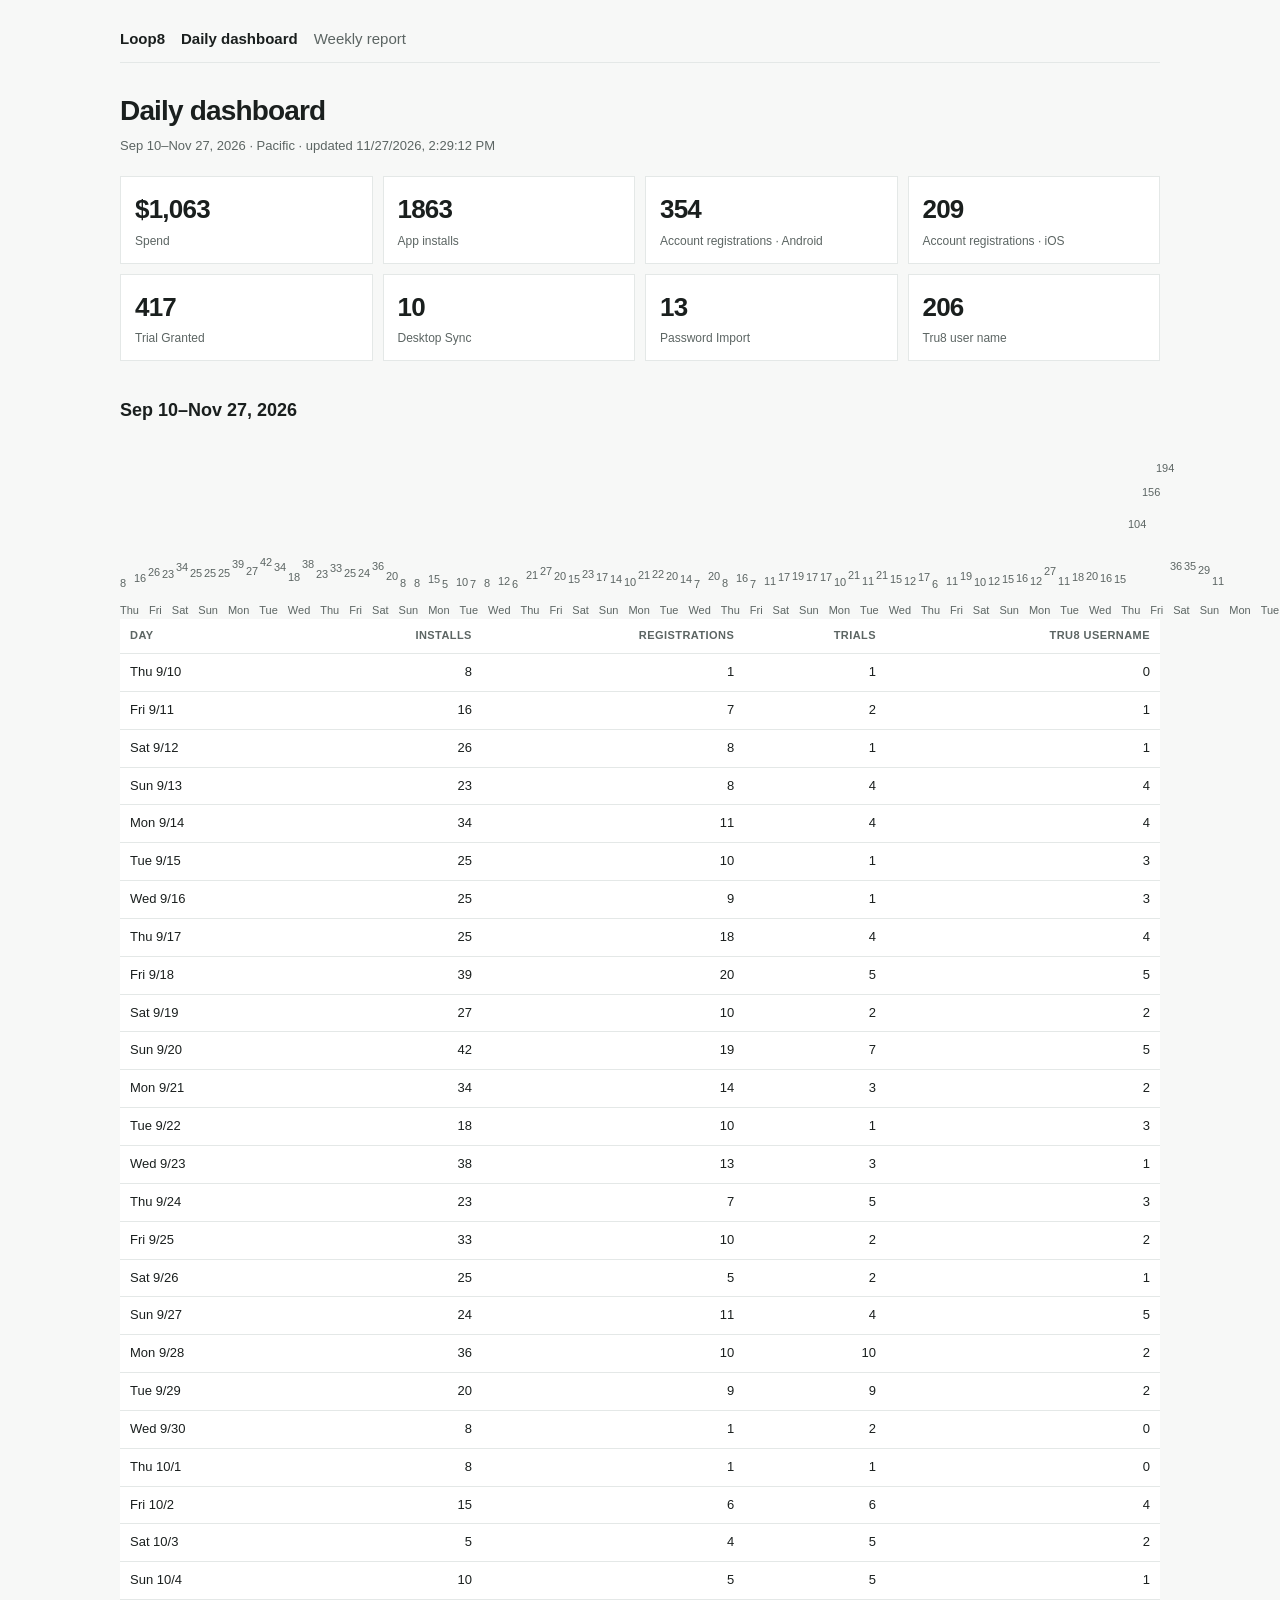
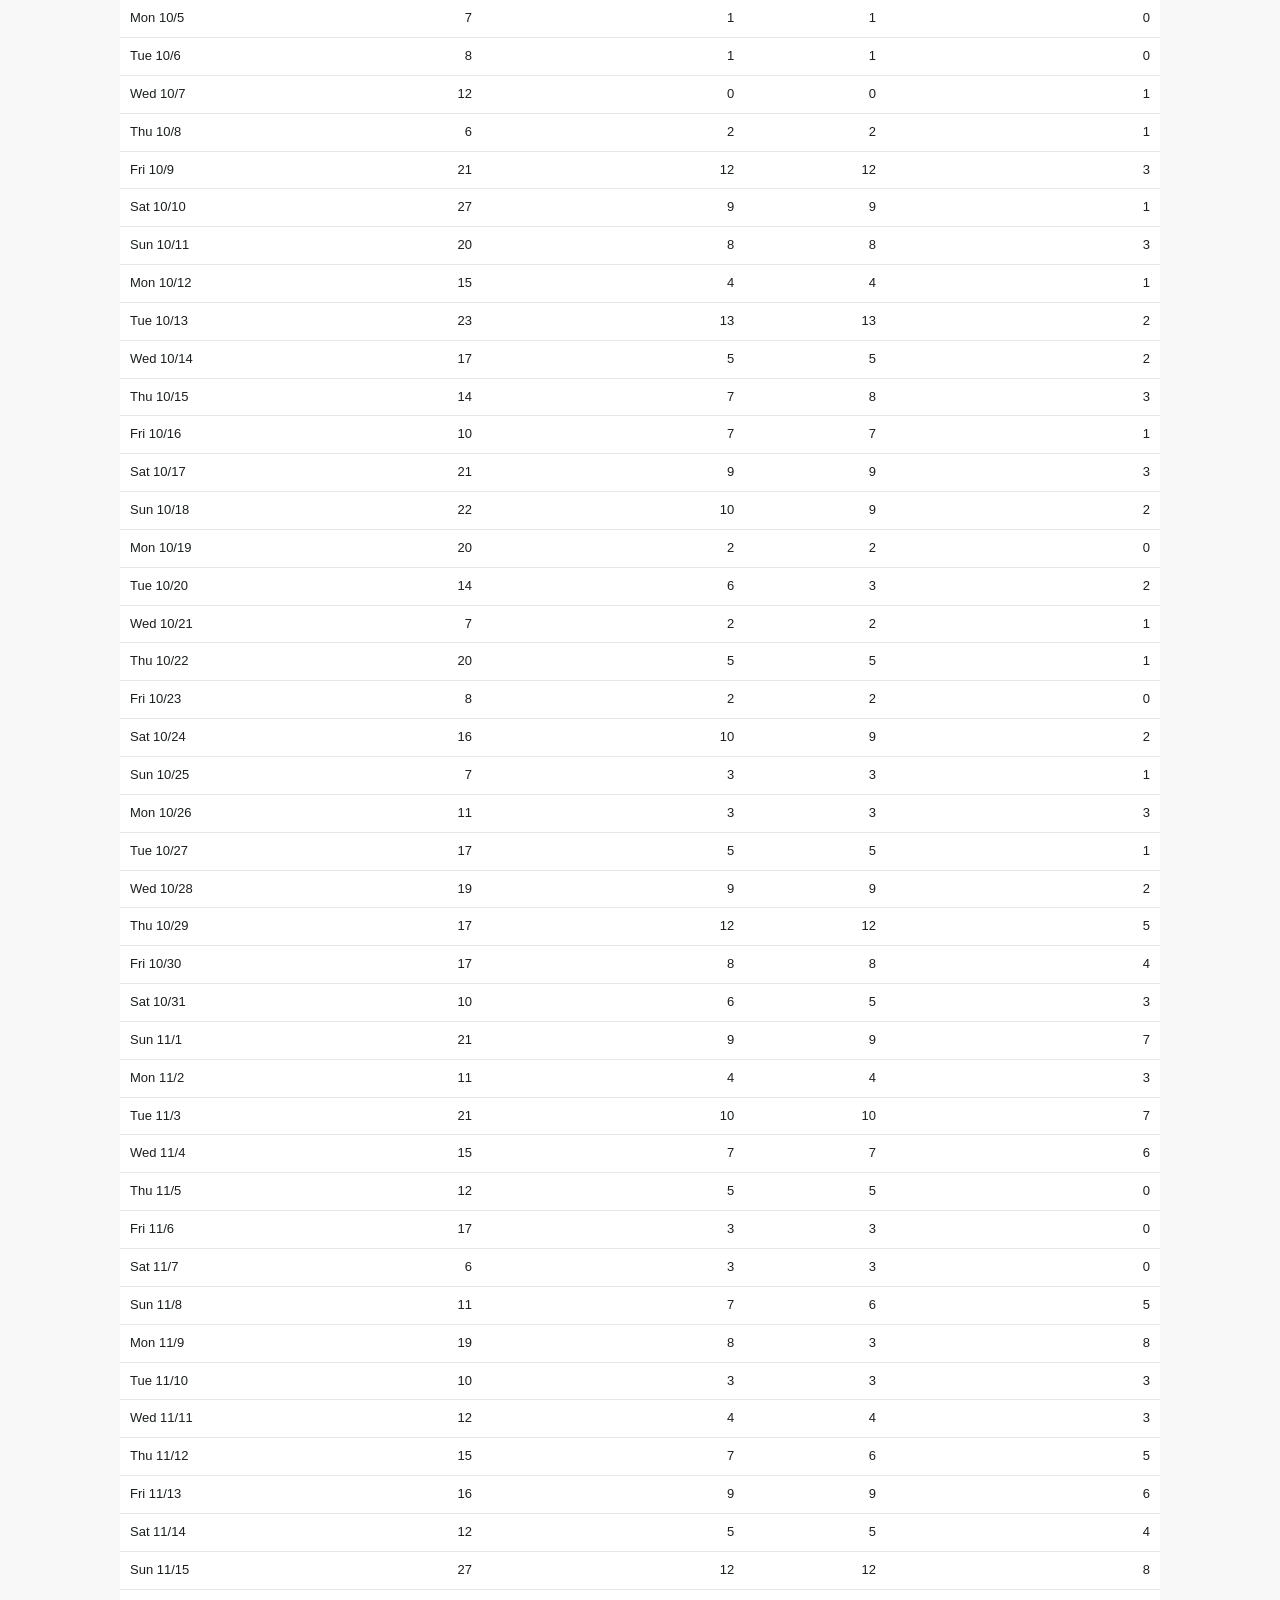
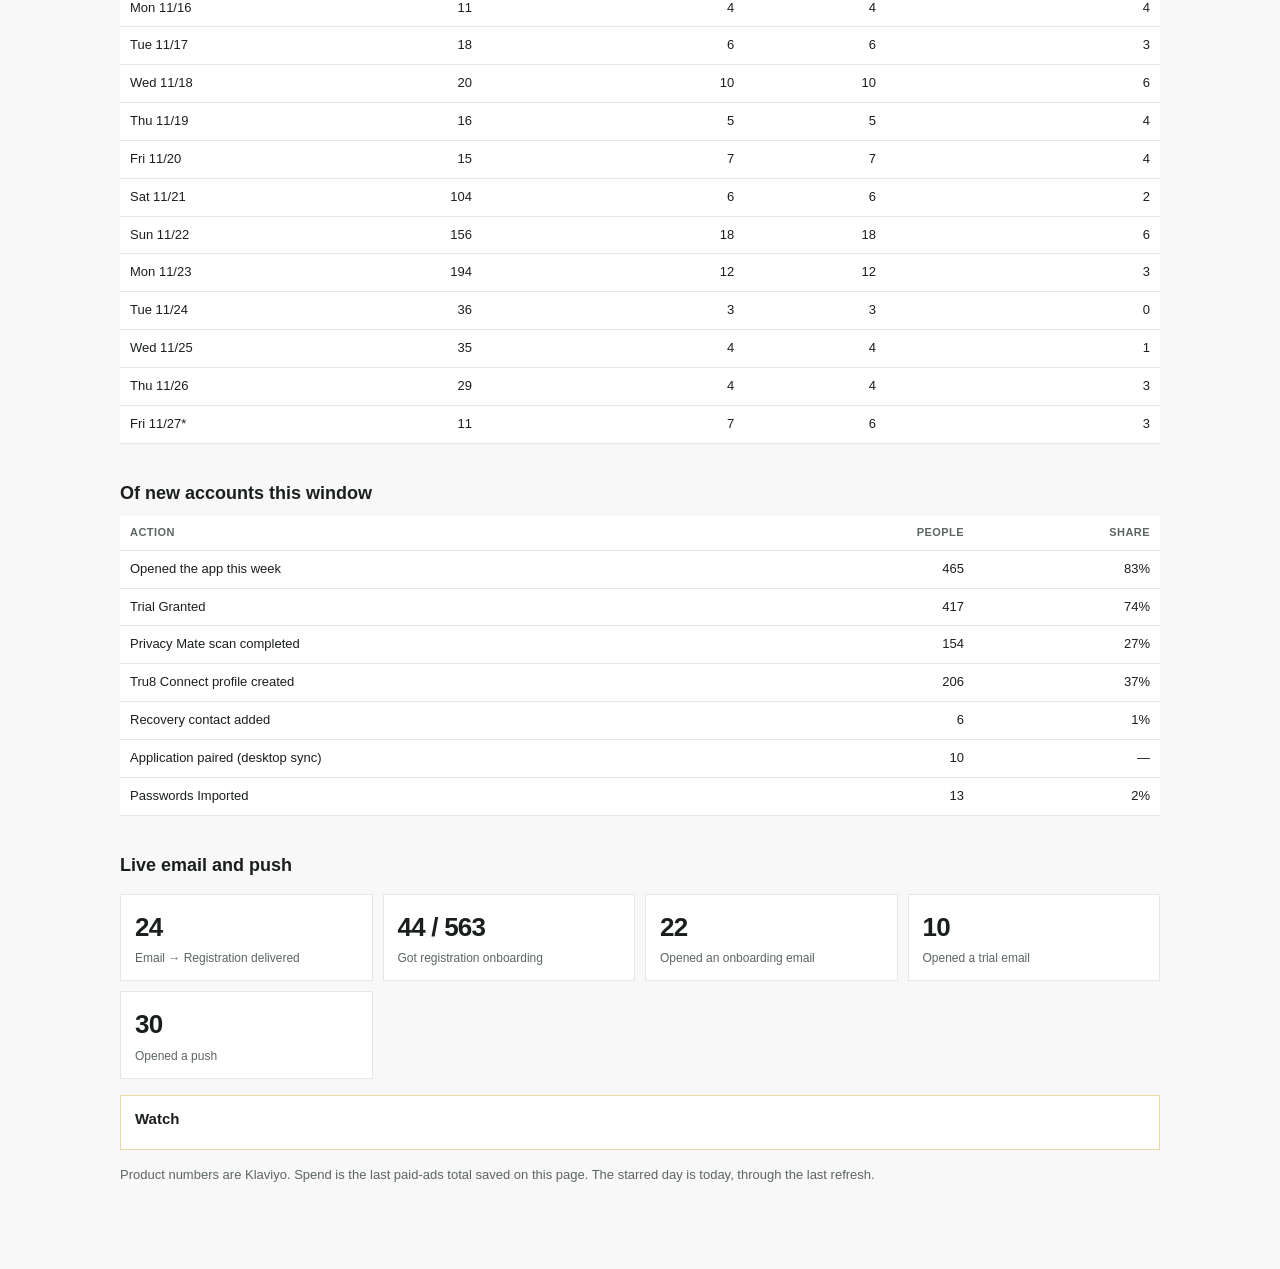
<file: index.html>
<!DOCTYPE html>
<html lang="en">
<head>
  <meta charset="utf-8" />
  <meta name="viewport" content="width=device-width, initial-scale=1" />
  <title>Loop8 · daily stats</title>
  <link rel="stylesheet" href="styles.css" />
</head>
<body>
  <div class="wrap">
    <nav>
      <strong>Loop8</strong>
      <a class="active" href="index.html">Daily dashboard</a>
      <a href="report.html">Weekly report</a>
    </nav>
    <h1>Daily dashboard</h1>
    <p class="sub" id="meta">Loading…</p>
    <div class="stats" id="stats"></div>
    <h2 id="daily-heading">Daily breakdown</h2>
    <div class="bars" id="bars"></div>
    <div class="bar-label" id="bar-labels"></div>
    <table id="daily"></table>
    <h2>Of new accounts this window</h2>
    <table id="funnel"></table>
    <h2>Live email and push</h2>
    <div class="stats" id="email"></div>
    <div class="callout warn">
      <b>Watch</b>
      <ul class="alerts" id="alerts"></ul>
    </div>
    <p class="note">Product numbers are Klaviyo. Spend is the last paid-ads total saved on this page. The starred day is today, through the last refresh.</p>
  </div>
  <script>
    const money = (n) => n == null ? "—" : "$" + Number(n).toLocaleString(undefined, { maximumFractionDigits: 2 });
    function stat(el, value, label, bad) {
      const d = document.createElement("div");
      d.className = "stat" + (bad ? " bad" : "");
      d.innerHTML = "<b></b><span></span>";
      d.querySelector("b").textContent = value;
      d.querySelector("span").textContent = label;
      el.appendChild(d);
    }
    fetch("data/latest.json?t=" + Date.now(), { cache: "no-store" })
      .then((r) => r.json())
      .then((d) => {
        const windowLabel = d.window && d.window.label ? d.window.label : "";
        document.getElementById("daily-heading").textContent = windowLabel || "Daily breakdown";
        document.getElementById("meta").textContent =
          windowLabel +
          " · Pacific · updated " +
          new Date(d.updated_at).toLocaleString("en-US", { timeZone: "America/Los_Angeles" });
        const p = d.product || {};
        const s = document.getElementById("stats");
        stat(s, money(p.spend_50pct), "Spend");
        stat(s, p.installs, "App installs");
        stat(s, p.registrations_android, "Account registrations · Android");
        stat(s, p.registrations_ios, "Account registrations · iOS");
        stat(s, p.trials, "Trial Granted");
        stat(s, p.desktop_sync, "Desktop Sync");
        stat(s, p.password_import, "Password Import", p.password_import === 0);
        stat(s, p.tru8_usernames, "Tru8 user name");

        const days = d.daily || [];
        const max = Math.max(1, ...days.map((x) => x.installs));
        const bars = document.getElementById("bars");
        const labels = document.getElementById("bar-labels");
        days.forEach((x) => {
          const b = document.createElement("div");
          b.className = "bar";
          b.style.height = Math.round((x.installs / max) * 120) + "px";
          b.innerHTML = "<span>" + x.installs + "</span>";
          bars.appendChild(b);
          const l = document.createElement("span");
          l.textContent = String(x.day || "").replace(/\*.*/, "").replace(/ .*/, "");
          labels.appendChild(l);
        });
        const dt = document.getElementById("daily");
        dt.innerHTML = "<tr><th>Day</th><th class='num'>Installs</th><th class='num'>Registrations</th><th class='num'>Trials</th><th class='num'>Tru8 username</th></tr>";
        days.forEach((x) => {
          dt.innerHTML += "<tr><td>" + x.day + "</td><td class='num'>" + x.installs + "</td><td class='num'>" + x.registrations + "</td><td class='num'>" + x.trials + "</td><td class='num'>" + (x.tru8 ?? 0) + "</td></tr>";
        });

        const ft = document.getElementById("funnel");
        ft.innerHTML = "<tr><th>Action</th><th class='num'>People</th><th class='num'>Share</th></tr>";
        (d.funnel || d.funnel_of_28 || []).forEach((x) => {
          ft.innerHTML += "<tr><td>" + x.action + "</td><td class='num'>" + x.people + "</td><td class='num'>" + x.share + "</td></tr>";
        });

        const e = d.email_push || {};
        const em = document.getElementById("email");
        stat(em, e.l8_01_delivered, "Email → Registration delivered");
        stat(em, e.onboarding_received_people + " / " + p.registrations, "Got registration onboarding");
        stat(em, e.onboarding_opened_people, "Opened an onboarding email");
        stat(em, e.trial_email_opened, "Opened a trial email", e.trial_email_opened === 0);
        stat(em, e.push_opened, "Opened a push", e.push_opened === 0);

        const ul = document.getElementById("alerts");
        (d.alerts || []).forEach((a) => {
          const li = document.createElement("li");
          li.textContent = a;
          ul.appendChild(li);
        });
      })
      .catch(() => {
        document.getElementById("meta").textContent = "Could not load data/latest.json";
      });
  </script>
</body>
</html>
</file>
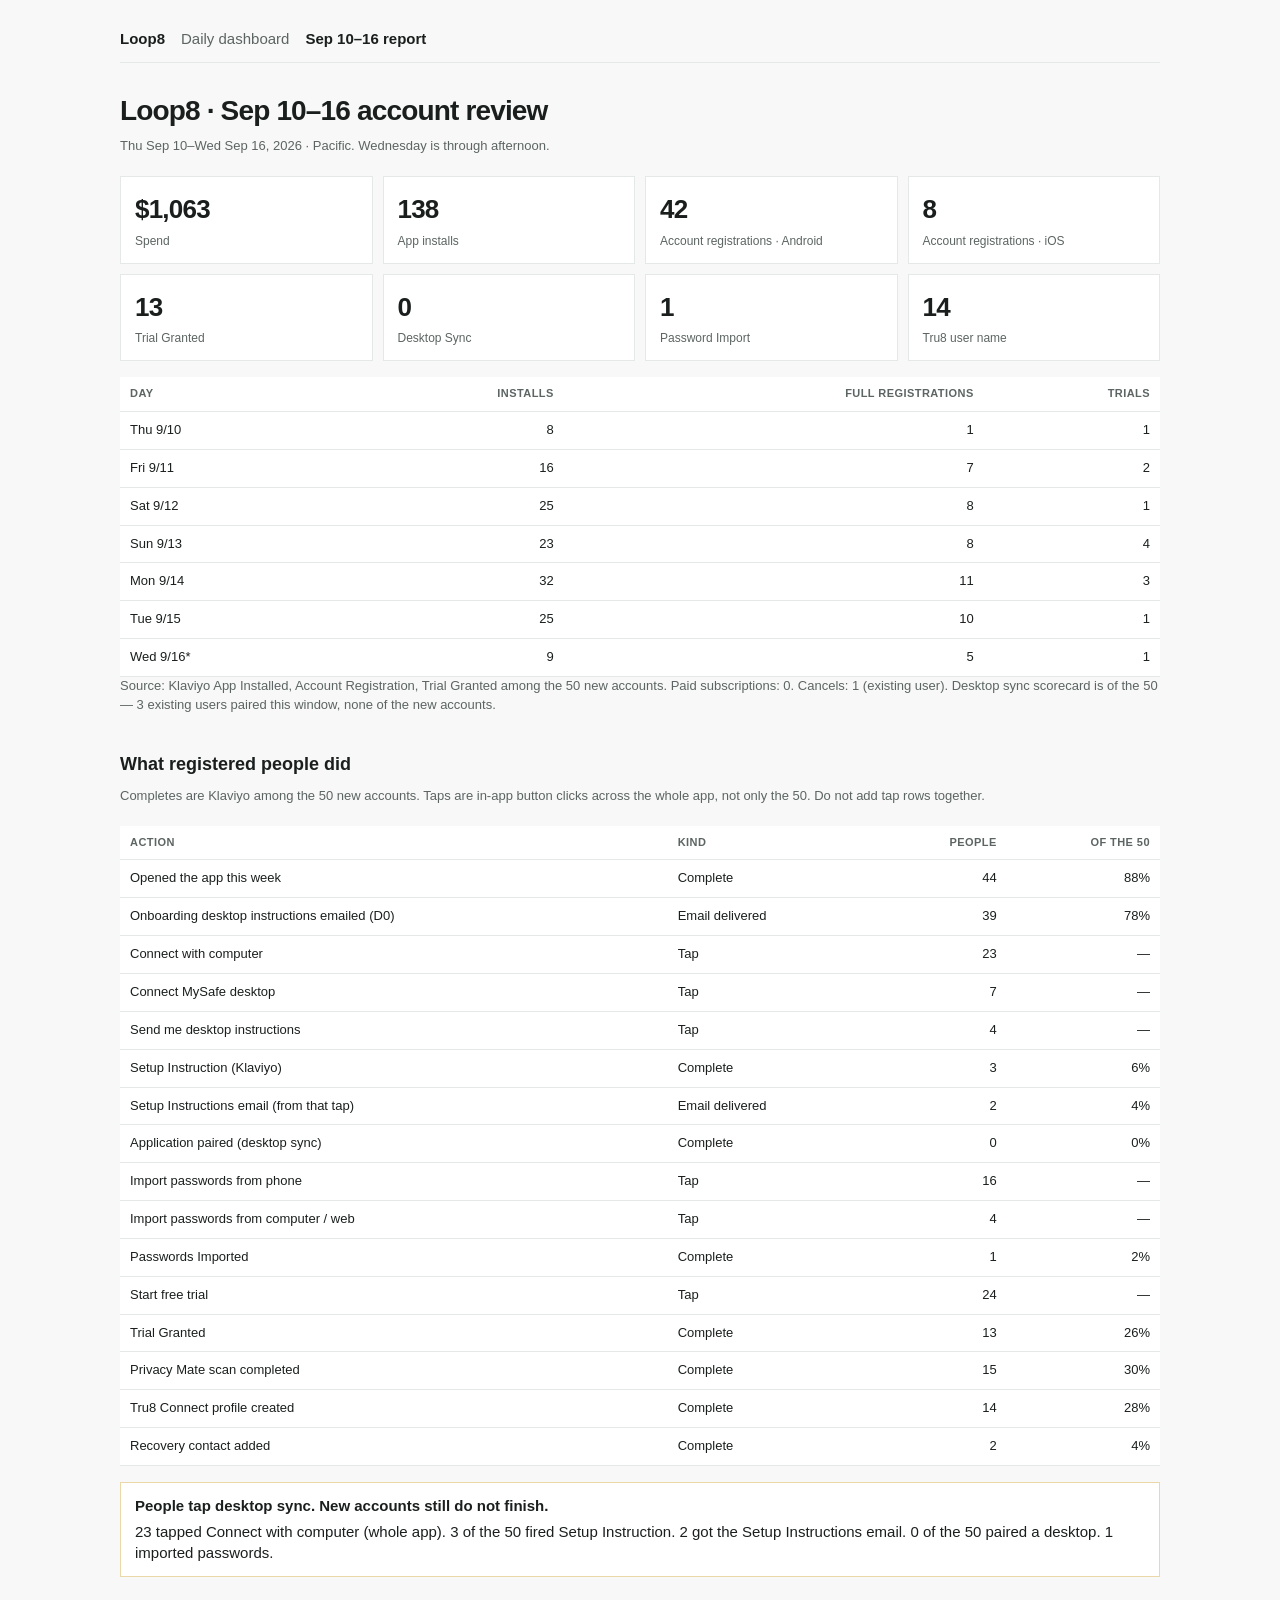
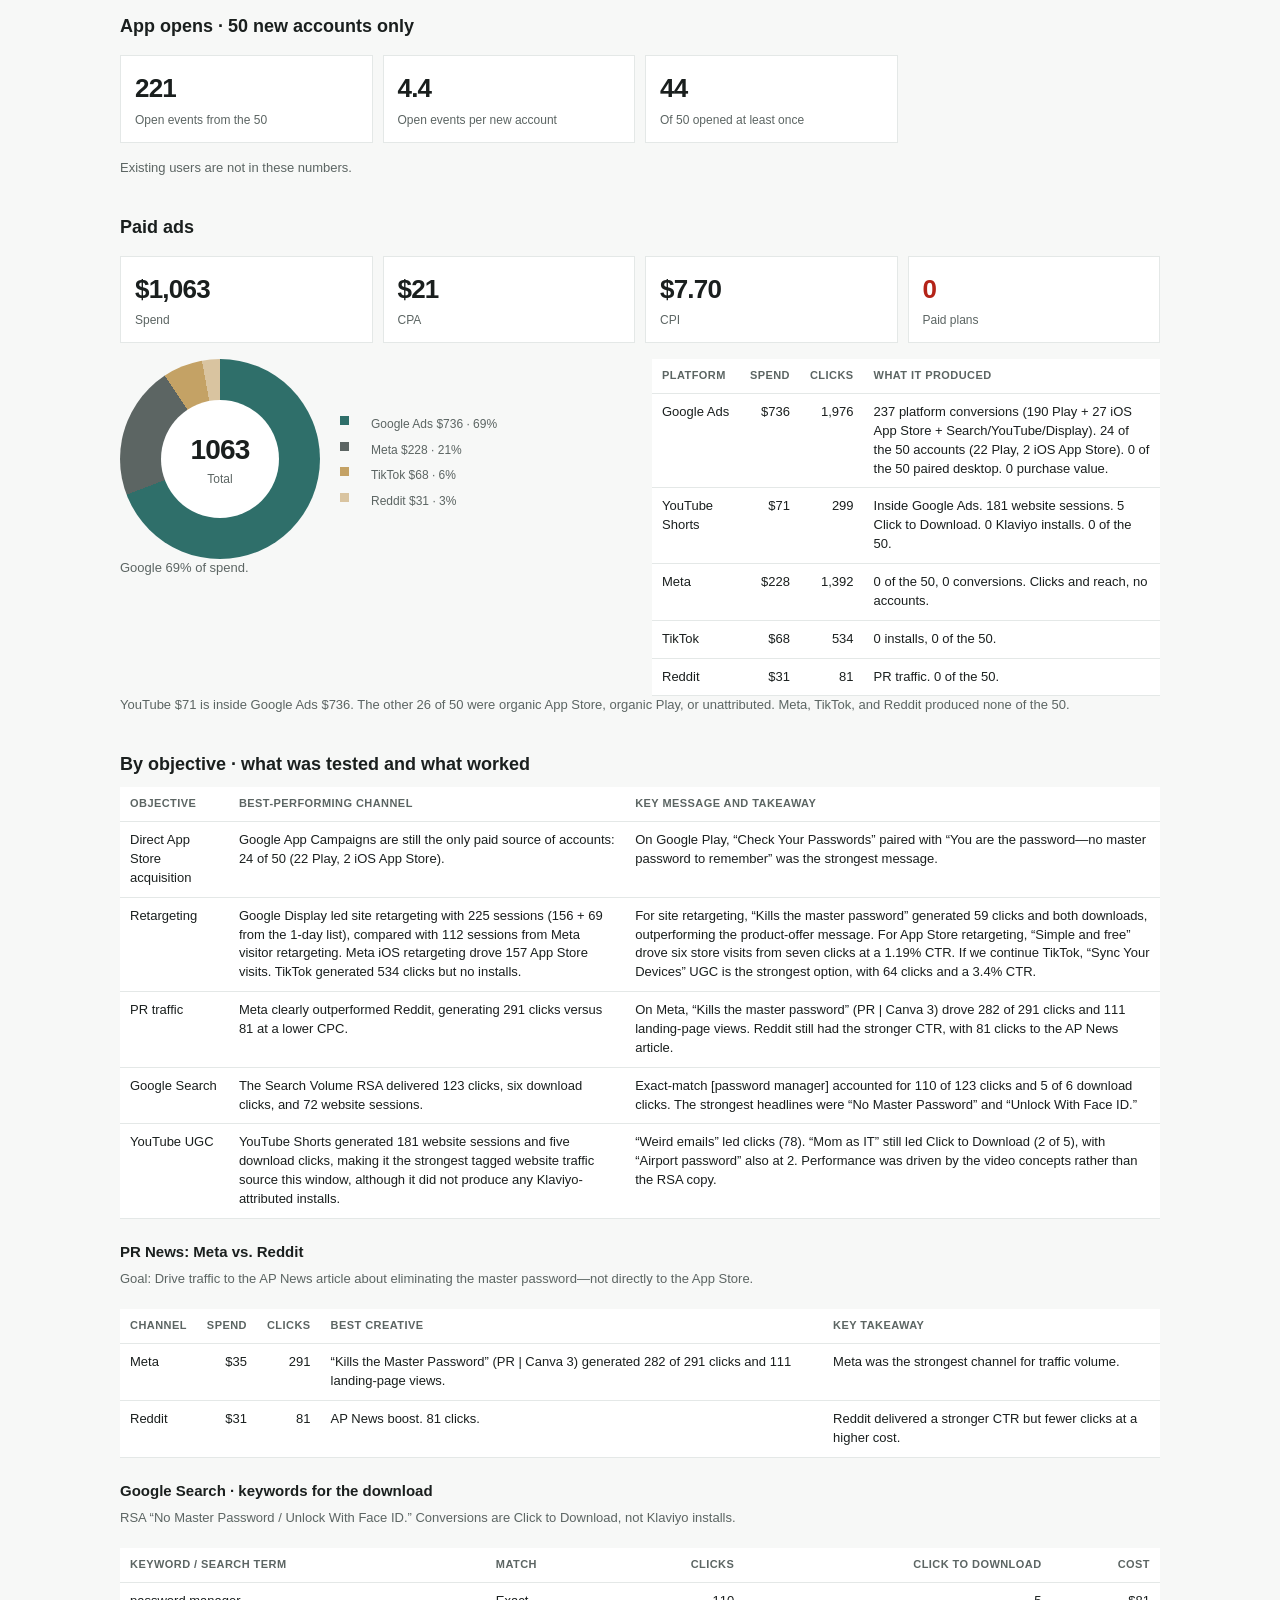
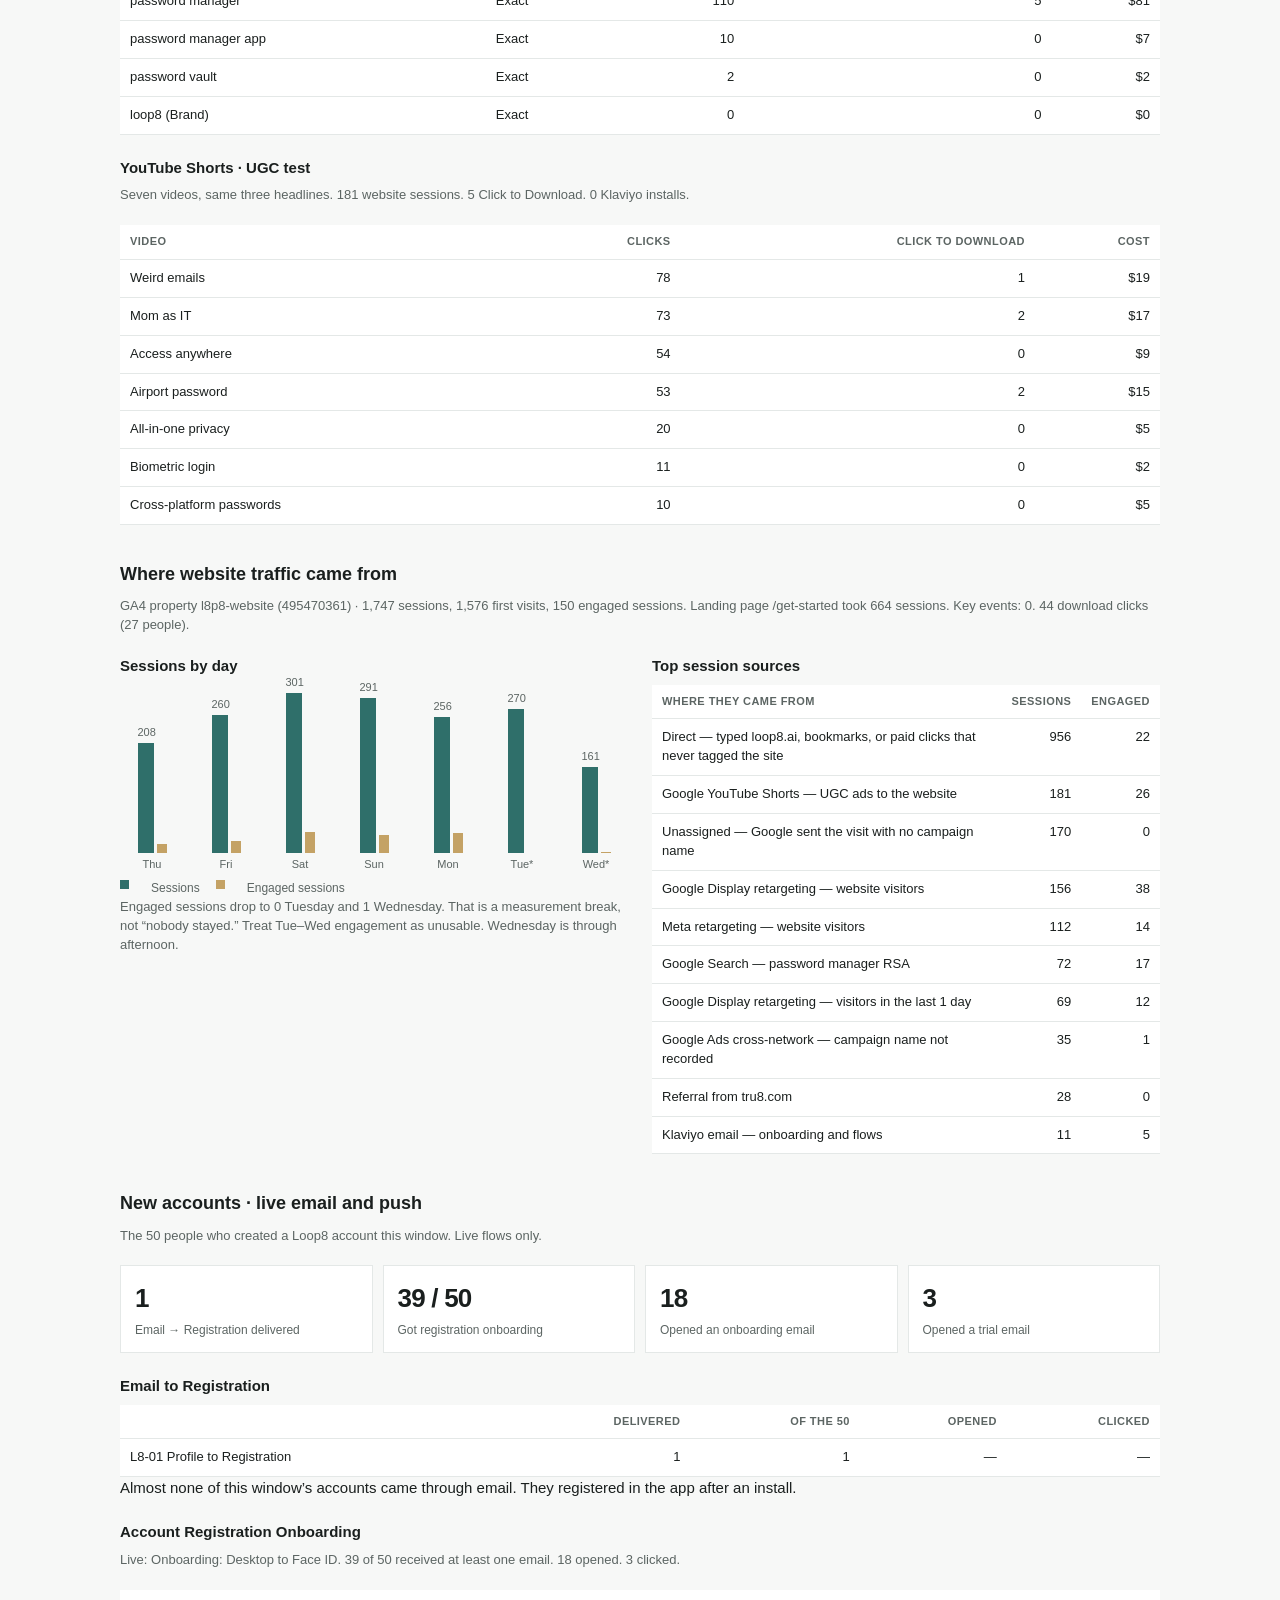
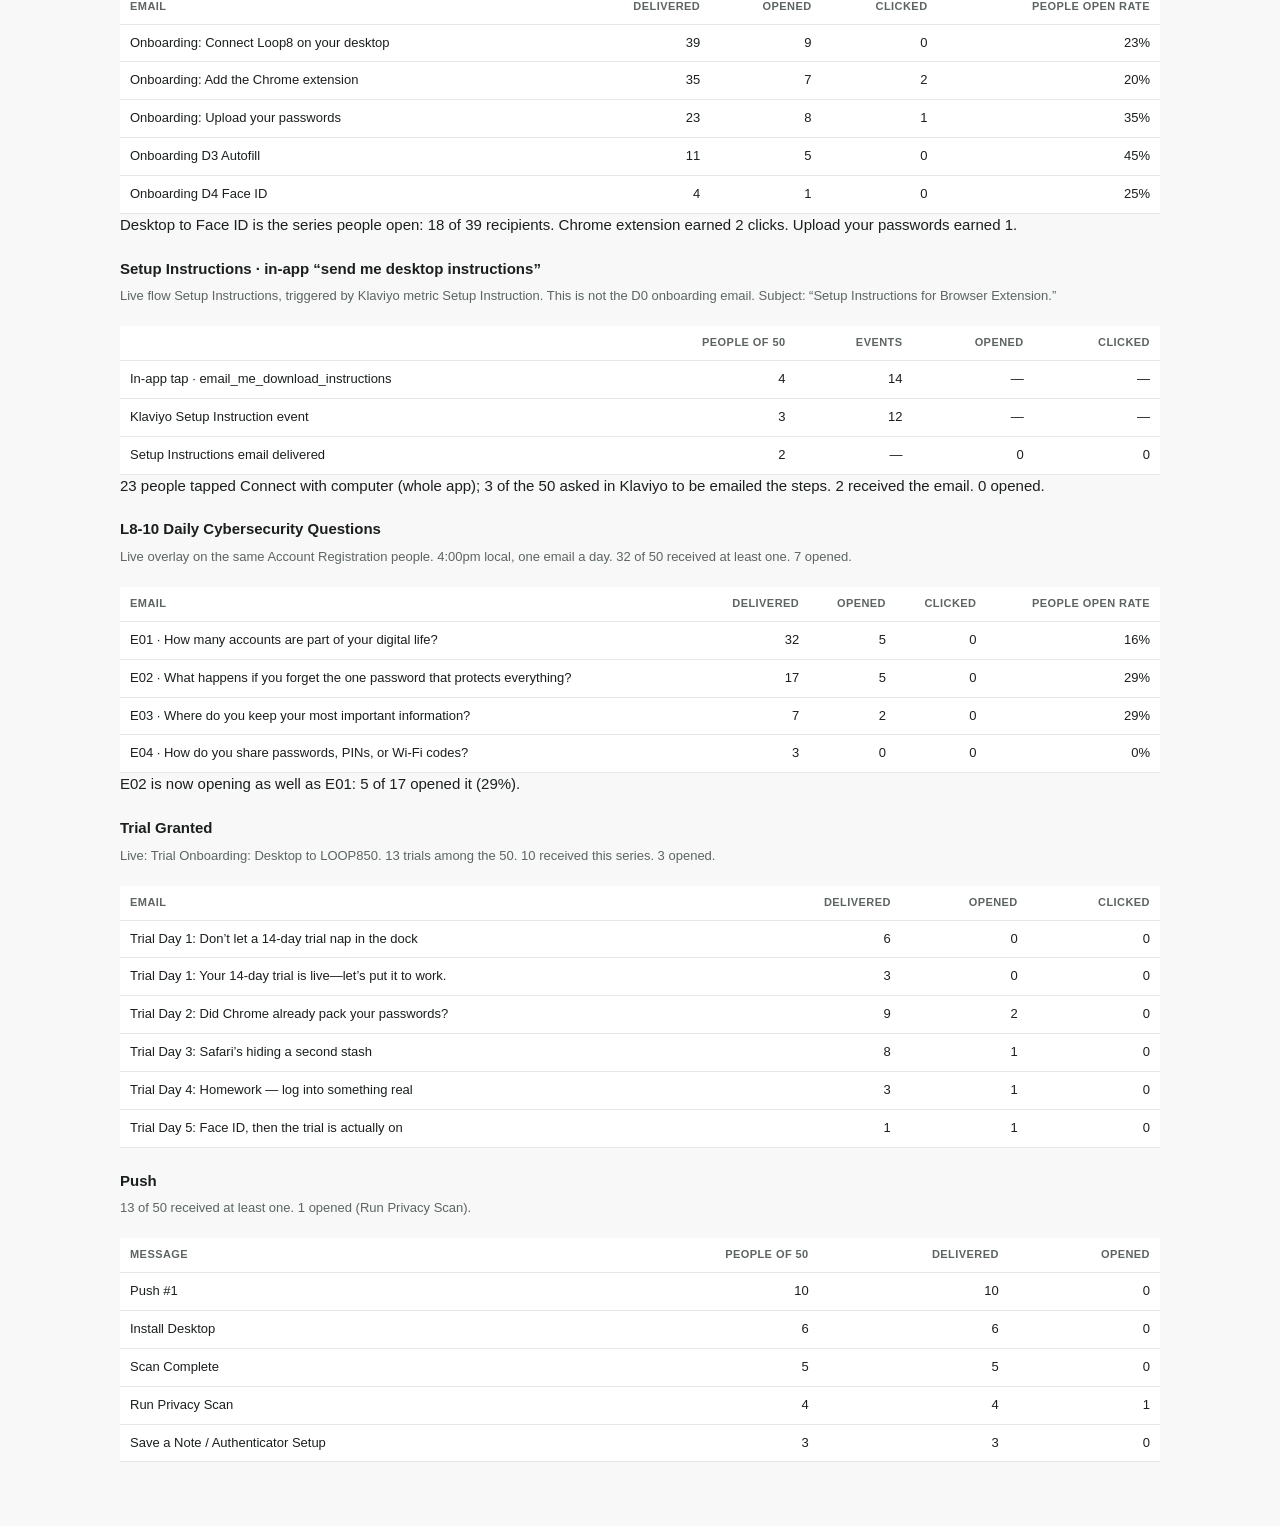
<file: report.html>
<!DOCTYPE html>
<html lang="en">
<head>
  <meta charset="utf-8" />
  <meta name="viewport" content="width=device-width, initial-scale=1" />
  <meta http-equiv="Cache-Control" content="no-cache, no-store, must-revalidate" />
  <title>Loop8 · Sep 10–16 account review</title>
  <link rel="stylesheet" href="styles.css?v=18" />
</head>
<body>
  <div class="wrap">
    <nav>
      <strong>Loop8</strong>
      <a href="index.html">Daily dashboard</a>
      <a class="active" href="report.html">Sep 10–16 report</a>
    </nav>

    <h1>Loop8 · Sep 10–16 account review</h1>
    <p class="sub">Thu Sep 10–Wed Sep 16, 2026 · Pacific. Wednesday is through afternoon.</p>

    <div class="stats">
      <div class="stat"><b>$1,063</b><span>Spend</span></div>
      <div class="stat"><b>138</b><span>App installs</span></div>
      <div class="stat"><b>42</b><span>Account registrations · Android</span></div>
      <div class="stat"><b>8</b><span>Account registrations · iOS</span></div>
      <div class="stat"><b>13</b><span>Trial Granted</span></div>
      <div class="stat"><b>0</b><span>Desktop Sync</span></div>
      <div class="stat"><b>1</b><span>Password Import</span></div>
      <div class="stat"><b>14</b><span>Tru8 user name</span></div>
    </div>

    <table>
      <tr><th>Day</th><th class="num">Installs</th><th class="num">Full registrations</th><th class="num">Trials</th></tr>
      <tr><td>Thu 9/10</td><td class="num">8</td><td class="num">1</td><td class="num">1</td></tr>
      <tr><td>Fri 9/11</td><td class="num">16</td><td class="num">7</td><td class="num">2</td></tr>
      <tr><td>Sat 9/12</td><td class="num">25</td><td class="num">8</td><td class="num">1</td></tr>
      <tr><td>Sun 9/13</td><td class="num">23</td><td class="num">8</td><td class="num">4</td></tr>
      <tr><td>Mon 9/14</td><td class="num">32</td><td class="num">11</td><td class="num">3</td></tr>
      <tr><td>Tue 9/15</td><td class="num">25</td><td class="num">10</td><td class="num">1</td></tr>
      <tr><td>Wed 9/16*</td><td class="num">9</td><td class="num">5</td><td class="num">1</td></tr>
    </table>
    <p class="note">Source: Klaviyo App Installed, Account Registration, Trial Granted among the 50 new accounts. Paid subscriptions: 0. Cancels: 1 (existing user). Desktop sync scorecard is of the 50 — 3 existing users paired this window, none of the new accounts.</p>

    <h2>What registered people did</h2>
    <p class="sub">Completes are Klaviyo among the 50 new accounts. Taps are in-app button clicks across the whole app, not only the 50. Do not add tap rows together.</p>
    <table>
      <tr><th>Action</th><th>Kind</th><th class="num">People</th><th class="num">Of the 50</th></tr>
      <tr><td>Opened the app this week</td><td>Complete</td><td class="num">44</td><td class="num">88%</td></tr>
      <tr><td>Onboarding desktop instructions emailed (D0)</td><td>Email delivered</td><td class="num">39</td><td class="num">78%</td></tr>
      <tr><td>Connect with computer</td><td>Tap</td><td class="num">23</td><td class="num">—</td></tr>
      <tr><td>Connect MySafe desktop</td><td>Tap</td><td class="num">7</td><td class="num">—</td></tr>
      <tr><td>Send me desktop instructions</td><td>Tap</td><td class="num">4</td><td class="num">—</td></tr>
      <tr><td>Setup Instruction (Klaviyo)</td><td>Complete</td><td class="num">3</td><td class="num">6%</td></tr>
      <tr><td>Setup Instructions email (from that tap)</td><td>Email delivered</td><td class="num">2</td><td class="num">4%</td></tr>
      <tr><td>Application paired (desktop sync)</td><td>Complete</td><td class="num">0</td><td class="num">0%</td></tr>
      <tr><td>Import passwords from phone</td><td>Tap</td><td class="num">16</td><td class="num">—</td></tr>
      <tr><td>Import passwords from computer / web</td><td>Tap</td><td class="num">4</td><td class="num">—</td></tr>
      <tr><td>Passwords Imported</td><td>Complete</td><td class="num">1</td><td class="num">2%</td></tr>
      <tr><td>Start free trial</td><td>Tap</td><td class="num">24</td><td class="num">—</td></tr>
      <tr><td>Trial Granted</td><td>Complete</td><td class="num">13</td><td class="num">26%</td></tr>
      <tr><td>Privacy Mate scan completed</td><td>Complete</td><td class="num">15</td><td class="num">30%</td></tr>
      <tr><td>Tru8 Connect profile created</td><td>Complete</td><td class="num">14</td><td class="num">28%</td></tr>
      <tr><td>Recovery contact added</td><td>Complete</td><td class="num">2</td><td class="num">4%</td></tr>
    </table>
    <div class="callout warn">
      <b>People tap desktop sync. New accounts still do not finish.</b>
      23 tapped Connect with computer (whole app). 3 of the 50 fired Setup Instruction. 2 got the Setup Instructions email. 0 of the 50 paired a desktop. 1 imported passwords.
    </div>

    <h2>App opens · 50 new accounts only</h2>
    <div class="stats">
      <div class="stat"><b>221</b><span>Open events from the 50</span></div>
      <div class="stat"><b>4.4</b><span>Open events per new account</span></div>
      <div class="stat"><b>44</b><span>Of 50 opened at least once</span></div>
    </div>
    <p class="note">Existing users are not in these numbers.</p>

    <h2>Paid ads</h2>
    <div class="stats">
      <div class="stat"><b>$1,063</b><span>Spend</span></div>
      <div class="stat"><b>$21</b><span>CPA</span></div>
      <div class="stat"><b>$7.70</b><span>CPI</span></div>
      <div class="stat bad"><b>0</b><span>Paid plans</span></div>
    </div>
    <div class="grid2">
      <div class="panel">
        <div class="donut-row">
          <div class="donut"><div class="donut-hole"><b>1063</b><span>Total</span></div></div>
          <div>
            <p class="legend"><i class="g"></i>Google Ads $736 · 69%</p>
            <p class="legend"><i class="m"></i>Meta $228 · 21%</p>
            <p class="legend"><i class="t"></i>TikTok $68 · 6%</p>
            <p class="legend"><i class="r"></i>Reddit $31 · 3%</p>
          </div>
        </div>
        <p class="note">Google 69% of spend.</p>
      </div>
      <table>
        <tr><th>Platform</th><th class="num">Spend</th><th class="num">Clicks</th><th>What it produced</th></tr>
        <tr>
          <td>Google Ads</td>
          <td class="num">$736</td>
          <td class="num">1,976</td>
          <td>237 platform conversions (190 Play + 27 iOS App Store + Search/YouTube/Display). 24 of the 50 accounts (22 Play, 2 iOS App Store). 0 of the 50 paired desktop. 0 purchase value.</td>
        </tr>
        <tr>
          <td>YouTube Shorts</td>
          <td class="num">$71</td>
          <td class="num">299</td>
          <td>Inside Google Ads. 181 website sessions. 5 Click to Download. 0 Klaviyo installs. 0 of the 50.</td>
        </tr>
        <tr>
          <td>Meta</td>
          <td class="num">$228</td>
          <td class="num">1,392</td>
          <td>0 of the 50, 0 conversions. Clicks and reach, no accounts.</td>
        </tr>
        <tr>
          <td>TikTok</td>
          <td class="num">$68</td>
          <td class="num">534</td>
          <td>0 installs, 0 of the 50.</td>
        </tr>
        <tr>
          <td>Reddit</td>
          <td class="num">$31</td>
          <td class="num">81</td>
          <td>PR traffic. 0 of the 50.</td>
        </tr>
      </table>
    </div>
    <p class="note">YouTube $71 is inside Google Ads $736. The other 26 of 50 were organic App Store, organic Play, or unattributed. Meta, TikTok, and Reddit produced none of the 50.</p>

    <h2>By objective · what was tested and what worked</h2>
    <table>
      <tr><th>Objective</th><th>Best-performing channel</th><th>Key message and takeaway</th></tr>
      <tr>
        <td>Direct App Store acquisition</td>
        <td>Google App Campaigns are still the only paid source of accounts: 24 of 50 (22 Play, 2 iOS App Store).</td>
        <td>On Google Play, “Check Your Passwords” paired with “You are the password—no master password to remember” was the strongest message.</td>
      </tr>
      <tr>
        <td>Retargeting</td>
        <td>Google Display led site retargeting with 225 sessions (156 + 69 from the 1-day list), compared with 112 sessions from Meta visitor retargeting. Meta iOS retargeting drove 157 App Store visits. TikTok generated 534 clicks but no installs.</td>
        <td>For site retargeting, “Kills the master password” generated 59 clicks and both downloads, outperforming the product-offer message. For App Store retargeting, “Simple and free” drove six store visits from seven clicks at a 1.19% CTR. If we continue TikTok, “Sync Your Devices” UGC is the strongest option, with 64 clicks and a 3.4% CTR.</td>
      </tr>
      <tr>
        <td>PR traffic</td>
        <td>Meta clearly outperformed Reddit, generating 291 clicks versus 81 at a lower CPC.</td>
        <td>On Meta, “Kills the master password” (PR | Canva 3) drove 282 of 291 clicks and 111 landing-page views. Reddit still had the stronger CTR, with 81 clicks to the AP News article.</td>
      </tr>
      <tr>
        <td>Google Search</td>
        <td>The Search Volume RSA delivered 123 clicks, six download clicks, and 72 website sessions.</td>
        <td>Exact-match [password manager] accounted for 110 of 123 clicks and 5 of 6 download clicks. The strongest headlines were “No Master Password” and “Unlock With Face ID.”</td>
      </tr>
      <tr>
        <td>YouTube UGC</td>
        <td>YouTube Shorts generated 181 website sessions and five download clicks, making it the strongest tagged website traffic source this window, although it did not produce any Klaviyo-attributed installs.</td>
        <td>“Weird emails” led clicks (78). “Mom as IT” still led Click to Download (2 of 5), with “Airport password” also at 2. Performance was driven by the video concepts rather than the RSA copy.</td>
      </tr>
    </table>

    <h3>PR News: Meta vs. Reddit</h3>
    <p class="sub">Goal: Drive traffic to the AP News article about eliminating the master password—not directly to the App Store.</p>
    <table>
      <tr><th>Channel</th><th class="num">Spend</th><th class="num">Clicks</th><th>Best creative</th><th>Key takeaway</th></tr>
      <tr>
        <td>Meta</td>
        <td class="num">$35</td>
        <td class="num">291</td>
        <td>“Kills the Master Password” (PR | Canva 3) generated 282 of 291 clicks and 111 landing-page views.</td>
        <td>Meta was the strongest channel for traffic volume.</td>
      </tr>
      <tr>
        <td>Reddit</td>
        <td class="num">$31</td>
        <td class="num">81</td>
        <td>AP News boost. 81 clicks.</td>
        <td>Reddit delivered a stronger CTR but fewer clicks at a higher cost.</td>
      </tr>
    </table>

    <h3>Google Search · keywords for the download</h3>
    <p class="sub">RSA “No Master Password / Unlock With Face ID.” Conversions are Click to Download, not Klaviyo installs.</p>
    <table>
      <tr><th>Keyword / search term</th><th>Match</th><th class="num">Clicks</th><th class="num">Click to Download</th><th class="num">Cost</th></tr>
      <tr><td>password manager</td><td>Exact</td><td class="num">110</td><td class="num">5</td><td class="num">$81</td></tr>
      <tr><td>password manager app</td><td>Exact</td><td class="num">10</td><td class="num">0</td><td class="num">$7</td></tr>
      <tr><td>password vault</td><td>Exact</td><td class="num">2</td><td class="num">0</td><td class="num">$2</td></tr>
      <tr><td>loop8 (Brand)</td><td>Exact</td><td class="num">0</td><td class="num">0</td><td class="num">$0</td></tr>
    </table>

    <h3>YouTube Shorts · UGC test</h3>
    <p class="sub">Seven videos, same three headlines. 181 website sessions. 5 Click to Download. 0 Klaviyo installs.</p>
    <table>
      <tr><th>Video</th><th class="num">Clicks</th><th class="num">Click to Download</th><th class="num">Cost</th></tr>
      <tr><td>Weird emails</td><td class="num">78</td><td class="num">1</td><td class="num">$19</td></tr>
      <tr><td>Mom as IT</td><td class="num">73</td><td class="num">2</td><td class="num">$17</td></tr>
      <tr><td>Access anywhere</td><td class="num">54</td><td class="num">0</td><td class="num">$9</td></tr>
      <tr><td>Airport password</td><td class="num">53</td><td class="num">2</td><td class="num">$15</td></tr>
      <tr><td>All-in-one privacy</td><td class="num">20</td><td class="num">0</td><td class="num">$5</td></tr>
      <tr><td>Biometric login</td><td class="num">11</td><td class="num">0</td><td class="num">$2</td></tr>
      <tr><td>Cross-platform passwords</td><td class="num">10</td><td class="num">0</td><td class="num">$5</td></tr>
    </table>

    <h2>Where website traffic came from</h2>
    <p class="sub">GA4 property l8p8-website (495470361) · 1,747 sessions, 1,576 first visits, 150 engaged sessions. Landing page /get-started took 664 sessions. Key events: 0. 44 download clicks (27 people).</p>
    <div class="grid2">
      <div class="panel">
        <h3>Sessions by day</h3>
        <div class="bars cluster">
          <div class="cluster">
            <div class="bar" style="height:110px"><span>208</span></div>
            <div class="bar engaged" style="height:9px"></div>
          </div>
          <div class="cluster">
            <div class="bar" style="height:138px"><span>260</span></div>
            <div class="bar engaged" style="height:12px"></div>
          </div>
          <div class="cluster">
            <div class="bar" style="height:160px"><span>301</span></div>
            <div class="bar engaged" style="height:21px"></div>
          </div>
          <div class="cluster">
            <div class="bar" style="height:155px"><span>291</span></div>
            <div class="bar engaged" style="height:18px"></div>
          </div>
          <div class="cluster">
            <div class="bar" style="height:136px"><span>256</span></div>
            <div class="bar engaged" style="height:20px"></div>
          </div>
          <div class="cluster">
            <div class="bar" style="height:144px"><span>270</span></div>
            <div class="bar engaged" style="height:0"></div>
          </div>
          <div class="cluster">
            <div class="bar" style="height:86px"><span>161</span></div>
            <div class="bar engaged" style="height:1px"></div>
          </div>
        </div>
        <div class="bar-label">
          <span>Thu</span><span>Fri</span><span>Sat</span><span>Sun</span><span>Mon</span><span>Tue*</span><span>Wed*</span>
        </div>
        <p class="legend"><i></i>Sessions <i class="engaged"></i>Engaged sessions</p>
        <p class="note">Engaged sessions drop to 0 Tuesday and 1 Wednesday. That is a measurement break, not “nobody stayed.” Treat Tue–Wed engagement as unusable. Wednesday is through afternoon.</p>
      </div>
      <div class="panel">
        <h3>Top session sources</h3>
        <table>
          <tr><th>Where they came from</th><th class="num">Sessions</th><th class="num">Engaged</th></tr>
          <tr><td>Direct — typed loop8.ai, bookmarks, or paid clicks that never tagged the site</td><td class="num">956</td><td class="num">22</td></tr>
          <tr><td>Google YouTube Shorts — UGC ads to the website</td><td class="num">181</td><td class="num">26</td></tr>
          <tr><td>Unassigned — Google sent the visit with no campaign name</td><td class="num">170</td><td class="num">0</td></tr>
          <tr><td>Google Display retargeting — website visitors</td><td class="num">156</td><td class="num">38</td></tr>
          <tr><td>Meta retargeting — website visitors</td><td class="num">112</td><td class="num">14</td></tr>
          <tr><td>Google Search — password manager RSA</td><td class="num">72</td><td class="num">17</td></tr>
          <tr><td>Google Display retargeting — visitors in the last 1 day</td><td class="num">69</td><td class="num">12</td></tr>
          <tr><td>Google Ads cross-network — campaign name not recorded</td><td class="num">35</td><td class="num">1</td></tr>
          <tr><td>Referral from tru8.com</td><td class="num">28</td><td class="num">0</td></tr>
          <tr><td>Klaviyo email — onboarding and flows</td><td class="num">11</td><td class="num">5</td></tr>
        </table>
      </div>
    </div>

    <h2>New accounts · live email and push</h2>
    <p class="sub">The 50 people who created a Loop8 account this window. Live flows only.</p>
    <div class="stats">
      <div class="stat"><b>1</b><span>Email → Registration delivered</span></div>
      <div class="stat"><b>39 / 50</b><span>Got registration onboarding</span></div>
      <div class="stat"><b>18</b><span>Opened an onboarding email</span></div>
      <div class="stat"><b>3</b><span>Opened a trial email</span></div>
    </div>

    <h3>Email to Registration</h3>
    <table>
      <tr><th></th><th class="num">Delivered</th><th class="num">Of the 50</th><th class="num">Opened</th><th class="num">Clicked</th></tr>
      <tr><td>L8-01 Profile to Registration</td><td class="num">1</td><td class="num">1</td><td class="num">—</td><td class="num">—</td></tr>
    </table>
    <p>Almost none of this window’s accounts came through email. They registered in the app after an install.</p>

    <h3>Account Registration Onboarding</h3>
    <p class="sub">Live: Onboarding: Desktop to Face ID. 39 of 50 received at least one email. 18 opened. 3 clicked.</p>
    <table>
      <tr><th>Email</th><th class="num">Delivered</th><th class="num">Opened</th><th class="num">Clicked</th><th class="num">People open rate</th></tr>
      <tr><td>Onboarding: Connect Loop8 on your desktop</td><td class="num">39</td><td class="num">9</td><td class="num">0</td><td class="num">23%</td></tr>
      <tr><td>Onboarding: Add the Chrome extension</td><td class="num">35</td><td class="num">7</td><td class="num">2</td><td class="num">20%</td></tr>
      <tr><td>Onboarding: Upload your passwords</td><td class="num">23</td><td class="num">8</td><td class="num">1</td><td class="num">35%</td></tr>
      <tr><td>Onboarding D3 Autofill</td><td class="num">11</td><td class="num">5</td><td class="num">0</td><td class="num">45%</td></tr>
      <tr><td>Onboarding D4 Face ID</td><td class="num">4</td><td class="num">1</td><td class="num">0</td><td class="num">25%</td></tr>
    </table>
    <p>Desktop to Face ID is the series people open: 18 of 39 recipients. Chrome extension earned 2 clicks. Upload your passwords earned 1.</p>

    <h3>Setup Instructions · in-app “send me desktop instructions”</h3>
    <p class="sub">Live flow Setup Instructions, triggered by Klaviyo metric Setup Instruction. This is not the D0 onboarding email. Subject: “Setup Instructions for Browser Extension.”</p>
    <table>
      <tr><th></th><th class="num">People of 50</th><th class="num">Events</th><th class="num">Opened</th><th class="num">Clicked</th></tr>
      <tr><td>In-app tap · email_me_download_instructions</td><td class="num">4</td><td class="num">14</td><td class="num">—</td><td class="num">—</td></tr>
      <tr><td>Klaviyo Setup Instruction event</td><td class="num">3</td><td class="num">12</td><td class="num">—</td><td class="num">—</td></tr>
      <tr><td>Setup Instructions email delivered</td><td class="num">2</td><td class="num">—</td><td class="num">0</td><td class="num">0</td></tr>
    </table>
    <p>23 people tapped Connect with computer (whole app); 3 of the 50 asked in Klaviyo to be emailed the steps. 2 received the email. 0 opened.</p>

    <h3>L8-10 Daily Cybersecurity Questions</h3>
    <p class="sub">Live overlay on the same Account Registration people. 4:00pm local, one email a day. 32 of 50 received at least one. 7 opened.</p>
    <table>
      <tr><th>Email</th><th class="num">Delivered</th><th class="num">Opened</th><th class="num">Clicked</th><th class="num">People open rate</th></tr>
      <tr><td>E01 · How many accounts are part of your digital life?</td><td class="num">32</td><td class="num">5</td><td class="num">0</td><td class="num">16%</td></tr>
      <tr><td>E02 · What happens if you forget the one password that protects everything?</td><td class="num">17</td><td class="num">5</td><td class="num">0</td><td class="num">29%</td></tr>
      <tr><td>E03 · Where do you keep your most important information?</td><td class="num">7</td><td class="num">2</td><td class="num">0</td><td class="num">29%</td></tr>
      <tr><td>E04 · How do you share passwords, PINs, or Wi-Fi codes?</td><td class="num">3</td><td class="num">0</td><td class="num">0</td><td class="num">0%</td></tr>
    </table>
    <p>E02 is now opening as well as E01: 5 of 17 opened it (29%).</p>

    <h3>Trial Granted</h3>
    <p class="sub">Live: Trial Onboarding: Desktop to LOOP850. 13 trials among the 50. 10 received this series. 3 opened.</p>
    <table>
      <tr><th>Email</th><th class="num">Delivered</th><th class="num">Opened</th><th class="num">Clicked</th></tr>
      <tr><td>Trial Day 1: Don’t let a 14-day trial nap in the dock</td><td class="num">6</td><td class="num">0</td><td class="num">0</td></tr>
      <tr><td>Trial Day 1: Your 14-day trial is live—let’s put it to work.</td><td class="num">3</td><td class="num">0</td><td class="num">0</td></tr>
      <tr><td>Trial Day 2: Did Chrome already pack your passwords?</td><td class="num">9</td><td class="num">2</td><td class="num">0</td></tr>
      <tr><td>Trial Day 3: Safari’s hiding a second stash</td><td class="num">8</td><td class="num">1</td><td class="num">0</td></tr>
      <tr><td>Trial Day 4: Homework — log into something real</td><td class="num">3</td><td class="num">1</td><td class="num">0</td></tr>
      <tr><td>Trial Day 5: Face ID, then the trial is actually on</td><td class="num">1</td><td class="num">1</td><td class="num">0</td></tr>
    </table>

    <h3>Push</h3>
    <p class="sub">13 of 50 received at least one. 1 opened (Run Privacy Scan).</p>
    <table>
      <tr><th>Message</th><th class="num">People of 50</th><th class="num">Delivered</th><th class="num">Opened</th></tr>
      <tr><td>Push #1</td><td class="num">10</td><td class="num">10</td><td class="num">0</td></tr>
      <tr><td>Install Desktop</td><td class="num">6</td><td class="num">6</td><td class="num">0</td></tr>
      <tr><td>Scan Complete</td><td class="num">5</td><td class="num">5</td><td class="num">0</td></tr>
      <tr><td>Run Privacy Scan</td><td class="num">4</td><td class="num">4</td><td class="num">1</td></tr>
      <tr><td>Save a Note / Authenticator Setup</td><td class="num">3</td><td class="num">3</td><td class="num">0</td></tr>
    </table>
  </div>
</body>
</html>
</file>
<file: styles.css>
:root {
  --ink: #1a1f1e;
  --muted: #5c6563;
  --line: #e4e8e7;
  --paper: #f7f8f7;
  --card: #ffffff;
  --accent: #2f6f6a;
  --danger: #b42318;
  --warn: #9a6700;
}
* { box-sizing: border-box; }
html, body {
  margin: 0;
  padding: 0;
  background: var(--paper);
  color: var(--ink);
  font: 15px/1.45 "Helvetica Neue", Helvetica, Arial, sans-serif;
}
a { color: var(--accent); }
.wrap { max-width: 1080px; margin: 0 auto; padding: 28px 20px 64px; }
nav {
  display: flex;
  gap: 16px;
  align-items: baseline;
  margin-bottom: 28px;
  border-bottom: 1px solid var(--line);
  padding-bottom: 12px;
}
nav strong { font-size: 15px; }
nav a { text-decoration: none; color: var(--muted); }
nav a.active { color: var(--ink); font-weight: 600; }
h1 { font-size: 28px; letter-spacing: -0.03em; margin: 0 0 6px; }
h2 { font-size: 18px; margin: 36px 0 10px; }
h3 { font-size: 15px; margin: 22px 0 8px; }
.sub, .note { color: var(--muted); font-size: 13px; margin: 0 0 20px; }
.stats {
  display: grid;
  grid-template-columns: repeat(4, 1fr);
  gap: 10px;
  margin: 16px 0;
}
.stat {
  background: var(--card);
  border: 1px solid var(--line);
  padding: 14px 14px 12px;
}
.stat b { display: block; font-size: 26px; letter-spacing: -0.03em; }
.stat span { color: var(--muted); font-size: 12px; }
.stat.bad b { color: var(--danger); }
table {
  width: 100%;
  border-collapse: collapse;
  background: var(--card);
  font-size: 13px;
}
th, td {
  text-align: left;
  padding: 9px 10px;
  border-bottom: 1px solid var(--line);
  vertical-align: top;
}
th { font-size: 11px; text-transform: uppercase; letter-spacing: 0.04em; color: var(--muted); font-weight: 600; }
td.num, th.num { text-align: right; }
.grid2 { display: grid; grid-template-columns: 1fr 1fr; gap: 24px; align-items: start; }
.panel h3 { margin-top: 0; }
.bars { display: flex; gap: 14px; align-items: flex-end; height: 160px; margin: 16px 0 4px; }
.bar {
  flex: 1;
  background: var(--accent);
  min-height: 4px;
  position: relative;
}
.bar span {
  position: absolute;
  top: -18px;
  left: 0;
  right: 0;
  text-align: center;
  font-size: 11px;
  color: var(--muted);
}
.bars.cluster { gap: 10px; }
.cluster {
  flex: 1;
  display: flex;
  gap: 3px;
  align-items: flex-end;
  height: 100%;
  justify-content: center;
}
.cluster .bar { flex: 0 0 16px; width: 16px; }
.cluster .bar.engaged { background: #c4a265; flex-basis: 10px; width: 10px; min-height: 0; }
.bar-label { display: flex; gap: 10px; }
.bar-label span { flex: 1; text-align: center; font-size: 11px; color: var(--muted); }
.legend { display: flex; gap: 16px; font-size: 12px; color: var(--muted); margin: 8px 0 0; }
.legend i {
  display: inline-block;
  width: 9px;
  height: 9px;
  margin-right: 6px;
  background: var(--accent);
}
.legend i.engaged { background: #c4a265; }
.legend i.g { background: #2f6f6a; }
.legend i.m { background: #5c6563; }
.legend i.t { background: #c4a265; }
.legend i.r { background: #d9c4a0; }
.donut-row { display: flex; gap: 20px; align-items: center; flex-wrap: wrap; }
.donut {
  width: 200px;
  height: 200px;
  border-radius: 50%;
  background: conic-gradient(
    #2f6f6a 0 69.2%,
    #5c6563 69.2% 90.7%,
    #c4a265 90.7% 97.1%,
    #d9c4a0 97.1% 100%
  );
  display: grid;
  place-items: center;
  flex: 0 0 200px;
}
.donut-hole {
  width: 118px;
  height: 118px;
  border-radius: 50%;
  background: var(--card);
  display: flex;
  flex-direction: column;
  align-items: center;
  justify-content: center;
}
.donut-hole b { font-size: 28px; letter-spacing: -0.03em; }
.donut-hole span { font-size: 12px; color: var(--muted); }
.callout {
  border: 1px solid var(--line);
  background: #fff;
  padding: 12px 14px;
  margin: 16px 0;
}
.callout.warn { border-color: #ead8a8; }
.callout b { display: block; margin-bottom: 4px; }
ul.alerts { margin: 8px 0 0; padding-left: 18px; color: var(--danger); }
p { margin: 0 0 12px; }
@media (max-width: 800px) {
  .stats, .grid2 { grid-template-columns: 1fr 1fr; }
}
@media (max-width: 900px) {
  .grid2 { grid-template-columns: 1fr; }
}
@media (max-width: 520px) {
  .stats, .grid2 { grid-template-columns: 1fr; }
}
</file>
